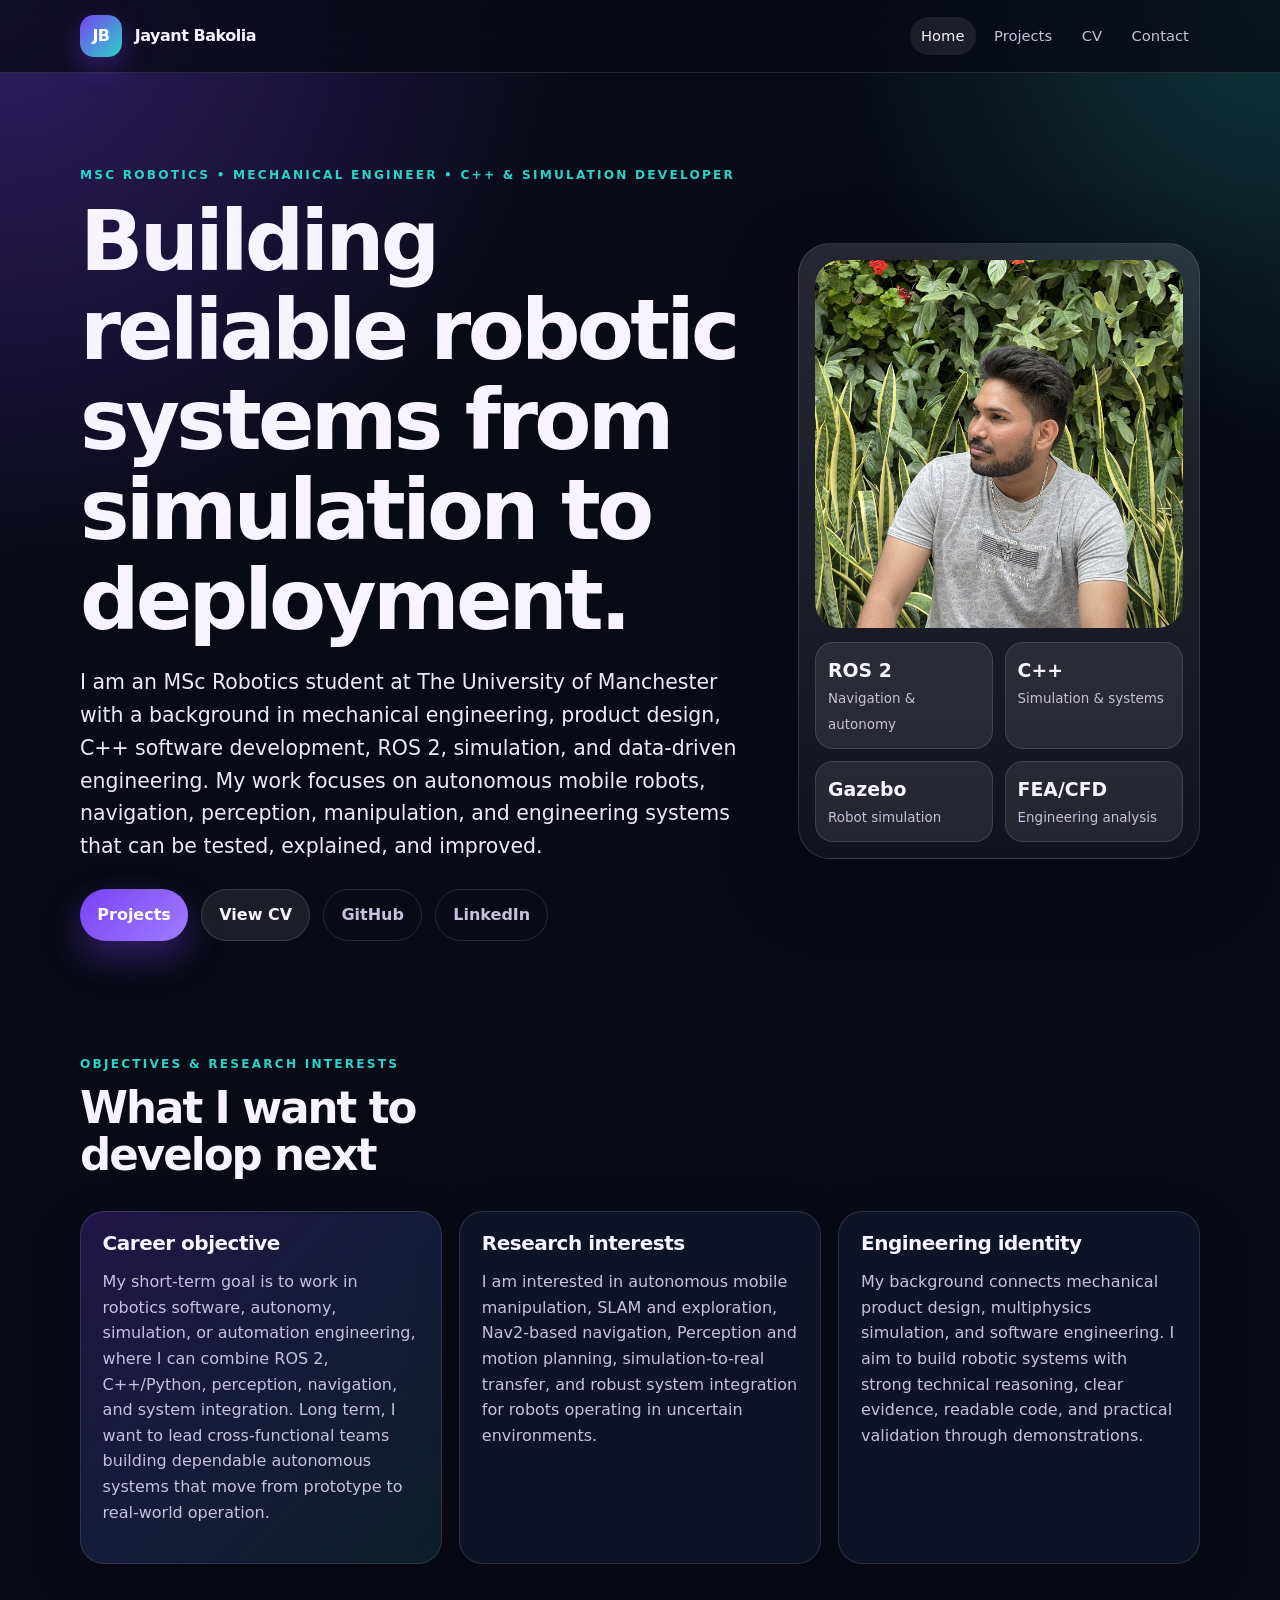
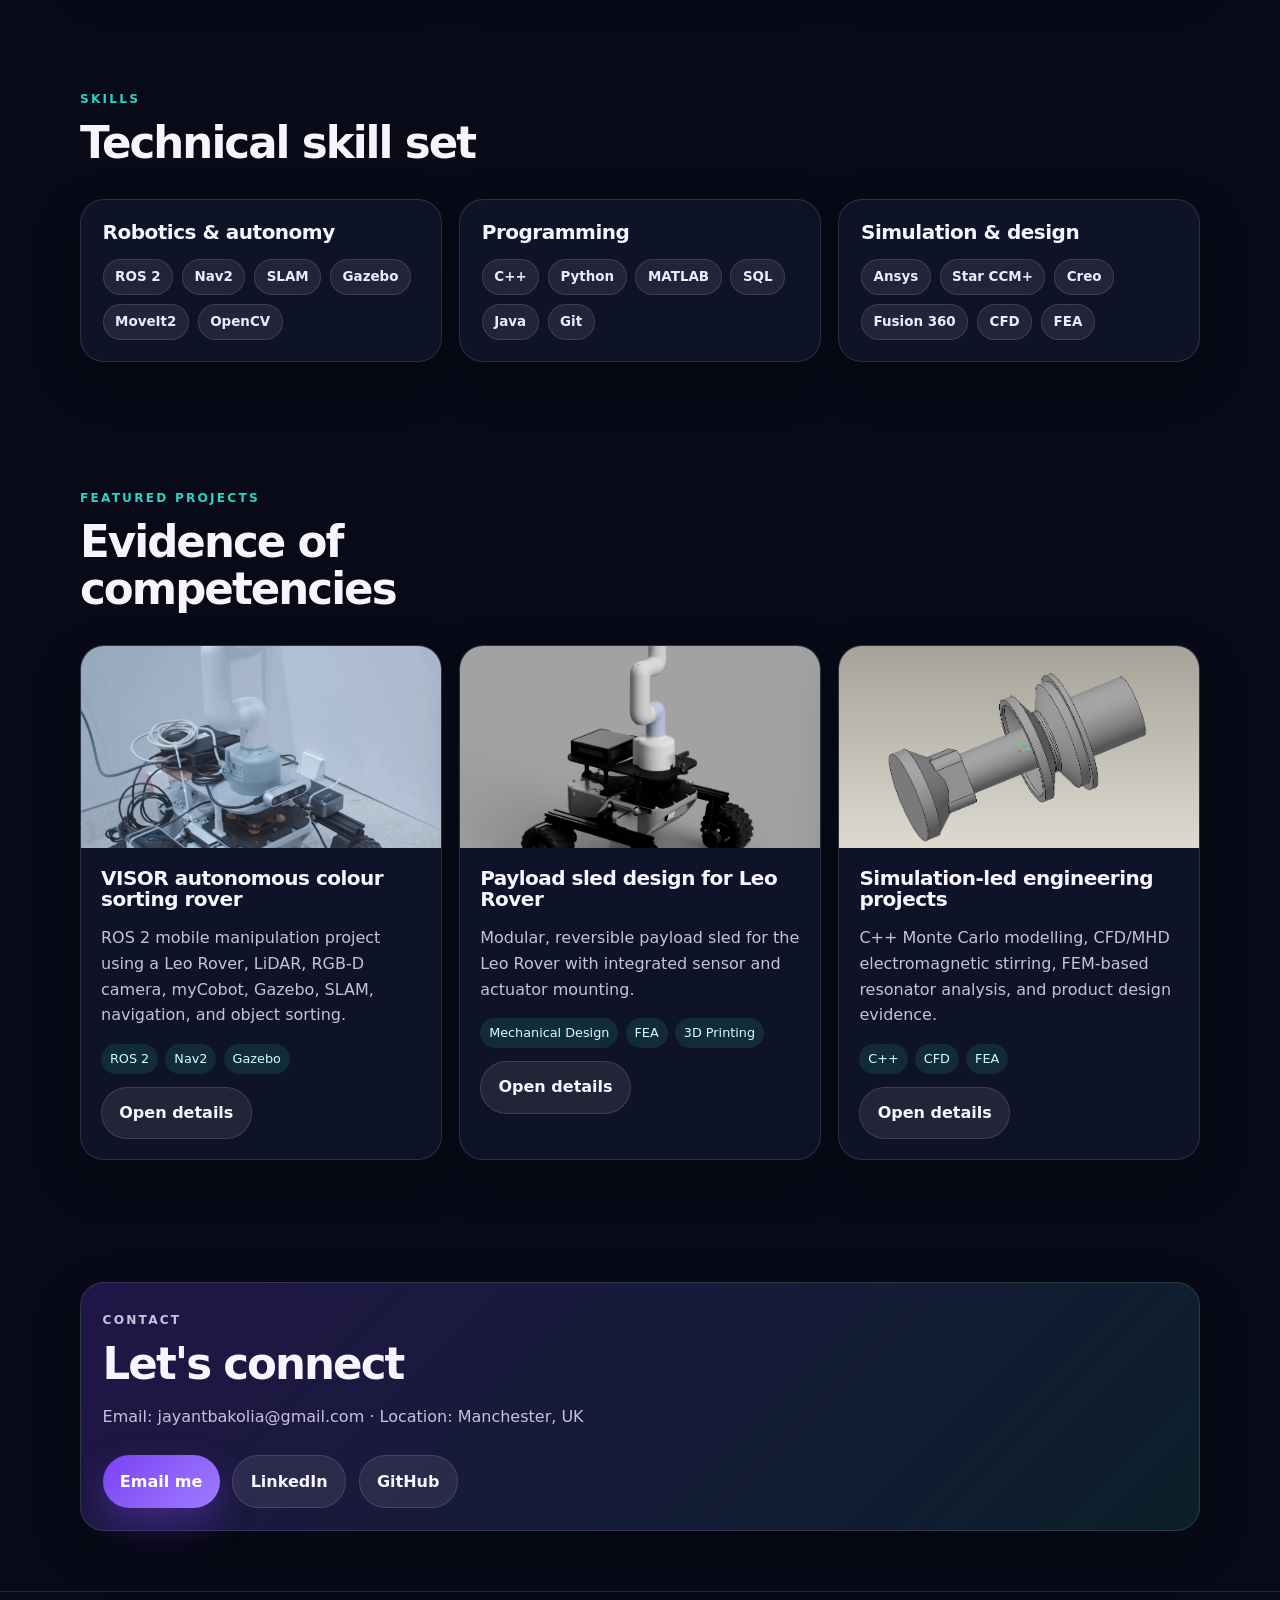
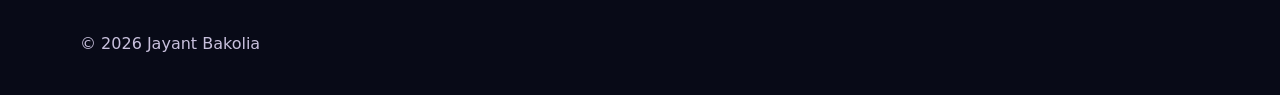
<file: index.html>
<!doctype html>
<html lang="en">
<head>
  <meta charset="utf-8" />
  <meta name="viewport" content="width=device-width, initial-scale=1" />
  <title>Jayant Bakolia | Robotics CPD Portfolio</title>
  <meta name="description" content="CPD portfolio of Jayant Bakolia, MSc Robotics student at The University of Manchester, focused on ROS 2, autonomous navigation, simulation, perception, and engineering systems." />
  <meta property="og:title" content="Jayant Bakolia | Robotics CPD Portfolio" />
  <meta property="og:description" content="Robotics, ROS 2, simulation, navigation, perception, and product engineering project portfolio." />
  <link rel="stylesheet" href="assets/css/styles.css?v=3">
</head>
<body>
  <a class="skip-link" href="#main">Skip to content</a>
  <header class="site-header">
    <div class="container navbar">
      <a class="brand" href="index.html" aria-label="Jayant Bakolia home"><span class="brand-mark">JB</span><span>Jayant Bakolia</span></a>
      <button class="mobile-toggle" data-menu-toggle aria-expanded="false" aria-label="Open menu">Menu</button>
      <nav class="nav-links" data-nav>
        <a class="active" href="index.html">Home</a>
        <a href="projects.html">Projects</a>
        <a href="cv.html">CV</a>
        <a href="#contact">Contact</a>
      </nav>
    </div>
  </header>

  <main id="main">
    <section class="hero">
      <div class="container hero-grid">
        <div>
          <p class="eyebrow">MSc Robotics • Mechanical Engineer • C++ & Simulation Developer</p>
          <h1>Building reliable robotic systems from simulation to deployment.</h1>
          <p class="lead">I am an MSc Robotics student at The University of Manchester with a background in mechanical engineering, product design, C++ software development, ROS 2, simulation, and data-driven engineering. My work focuses on autonomous mobile robots, navigation, perception, manipulation, and engineering systems that can be tested, explained, and improved.</p>
          <div class="hero-actions">
            <a class="btn primary" href="projects.html">Projects</a>
            <a class="btn secondary" href="cv.html">View CV</a>
            <a class="btn ghost" href="https://github.com/jayantbakolia" target="_blank" rel="noopener">GitHub</a>
            <a class="btn ghost" href="https://www.linkedin.com/in/jayantbakolia" target="_blank" rel="noopener">LinkedIn</a>
          </div>
        </div>
        <aside class="profile-card" aria-label="Profile summary">
          <img src="assets/img/personal.jpg" alt="Portrait for Jayant Bakolia" />
          <div class="profile-meta">
            <div class="meta-pill"><strong>ROS 2</strong><span>Navigation & autonomy</span></div>
            <div class="meta-pill"><strong>C++</strong><span>Simulation & systems</span></div>
            <div class="meta-pill"><strong>Gazebo</strong><span>Robot simulation</span></div>
            <div class="meta-pill"><strong>FEA/CFD</strong><span>Engineering analysis</span></div>
          </div>
        </aside>
      </div>
    </section>

    <section class="section" id="objectives">
      <div class="container">
        <div class="section-header">
          <div>
            <p class="eyebrow">Objectives & research interests</p>
            <h2>What I want to develop next</h2>
          </div>
        </div>
        <div class="grid three">
          <article class="card highlight">
            <h3>Career objective</h3>
            <p>My short-term goal is to work in robotics software, autonomy, simulation, or automation engineering, where I can combine ROS 2, C++/Python, perception, navigation, and system integration. Long term, I want to lead cross-functional teams building dependable autonomous systems that move from prototype to real-world operation.</p>
          </article>
          <article class="card">
            <h3>Research interests</h3>
            <p>I am interested in autonomous mobile manipulation, SLAM and exploration, Nav2-based navigation, Perception and motion planning, simulation-to-real transfer, and robust system integration for robots operating in uncertain environments.</p>
          </article>
          <article class="card">
            <h3>Engineering identity</h3>
            <p>My background connects mechanical product design, multiphysics simulation, and software engineering. I aim to build robotic systems with strong technical reasoning, clear evidence, readable code, and practical validation through demonstrations.</p>
          </article>
        </div>
      </div>
    </section>

    <section class="section" id="skills">
      <div class="container">
        <div class="section-header">
          <div>
            <p class="eyebrow">Skills</p>
            <h2>Technical skill set</h2>
          </div>
        </div>
        <div class="grid three">
          <article class="card"><h3>Robotics & autonomy</h3><div class="tag-list"><span class="tag">ROS 2</span><span class="tag">Nav2</span><span class="tag">SLAM</span><span class="tag">Gazebo</span><span class="tag">MoveIt2</span><span class="tag">OpenCV</span></div></article>
          <article class="card"><h3>Programming</h3><div class="tag-list"><span class="tag">C++</span><span class="tag">Python</span><span class="tag">MATLAB</span><span class="tag">SQL</span><span class="tag">Java</span><span class="tag">Git</span></div></article>
          <article class="card"><h3>Simulation & design</h3><div class="tag-list"><span class="tag">Ansys</span><span class="tag">Star CCM+</span><span class="tag">Creo</span><span class="tag">Fusion 360</span><span class="tag">CFD</span><span class="tag">FEA</span></div></article>
        </div>
      </div>
    </section>

    <section class="section" id="featured-projects">
      <div class="container">
        <div class="section-header">
          <div>
            <p class="eyebrow">Featured projects</p>
            <h2>Evidence of competencies</h2>
          </div>
        </div>
        <div class="grid three">
          <article class="card project-card">
            <img src="assets/img/leo-rover.png" alt="VISOR: Leo Rover" />
            <div class="content">
              <h3>VISOR autonomous colour sorting rover</h3>
              <p>ROS 2 mobile manipulation project using a Leo Rover, LiDAR, RGB-D camera, myCobot, Gazebo, SLAM, navigation, and object sorting.</p>
              <div class="mini-meta"><span>ROS 2</span><span>Nav2</span><span>Gazebo</span></div>
              <a class="btn secondary" href="projects.html#chromiq">Open details</a>
            </div>
          </article>
          <article class="card project-card">
            <img src="assets/img/payload-sled.png" alt="Payload sled design for Leo Rover" />
            <div class="content">
              <h3>Payload sled design for Leo Rover</h3>
              <p>Modular, reversible payload sled for the Leo Rover with integrated sensor and actuator mounting.</p>
              <div class="mini-meta"><span>Mechanical Design</span><span>FEA</span><span>3D Printing</span></div>
              <a class="btn secondary" href="projects.html#payload-sled">Open details</a>
            </div>
          </article>
          <article class="card project-card">
            <img src="assets/img/Fastener-assembly.png" alt="Engineering simulation project placeholder" />
            <div class="content">
              <h3>Simulation-led engineering projects</h3>
              <p>C++ Monte Carlo modelling, CFD/MHD electromagnetic stirring, FEM-based resonator analysis, and product design evidence.</p>
              <div class="mini-meta"><span>C++</span><span>CFD</span><span>FEA</span></div>
              <a class="btn secondary" href="projects.html#engineering">Open details</a>
            </div>
          </article>
        </div>
      </div>
    </section>

    <section class="section" id="contact">
      <div class="container">
        <div class="card highlight">
          <p class="eyebrow">Contact</p>
          <h2>Let's connect</h2>
          <p>Email: <a href="mailto:jayantbakolia@gmail.com">jayantbakolia@gmail.com</a> · Location: Manchester, UK</p>
          <div class="button-row">
            <a class="btn primary" href="mailto:jayantbakolia@gmail.com">Email me</a>
            <a class="btn secondary" href="https://www.linkedin.com/in/jayantbakolia" target="_blank" rel="noopener">LinkedIn</a>
            <a class="btn secondary" href="https://github.com/jazz1511" target="_blank" rel="noopener">GitHub</a>
          </div>
        </div>
      </div>
    </section>
  </main>

  <footer class="footer">
    <div class="container footer-grid"><span>© <span id="year">2026</span> Jayant Bakolia</span></div>
  </footer>
  <script src="assets/js/main.js"></script>
</body>
</html>
</file>
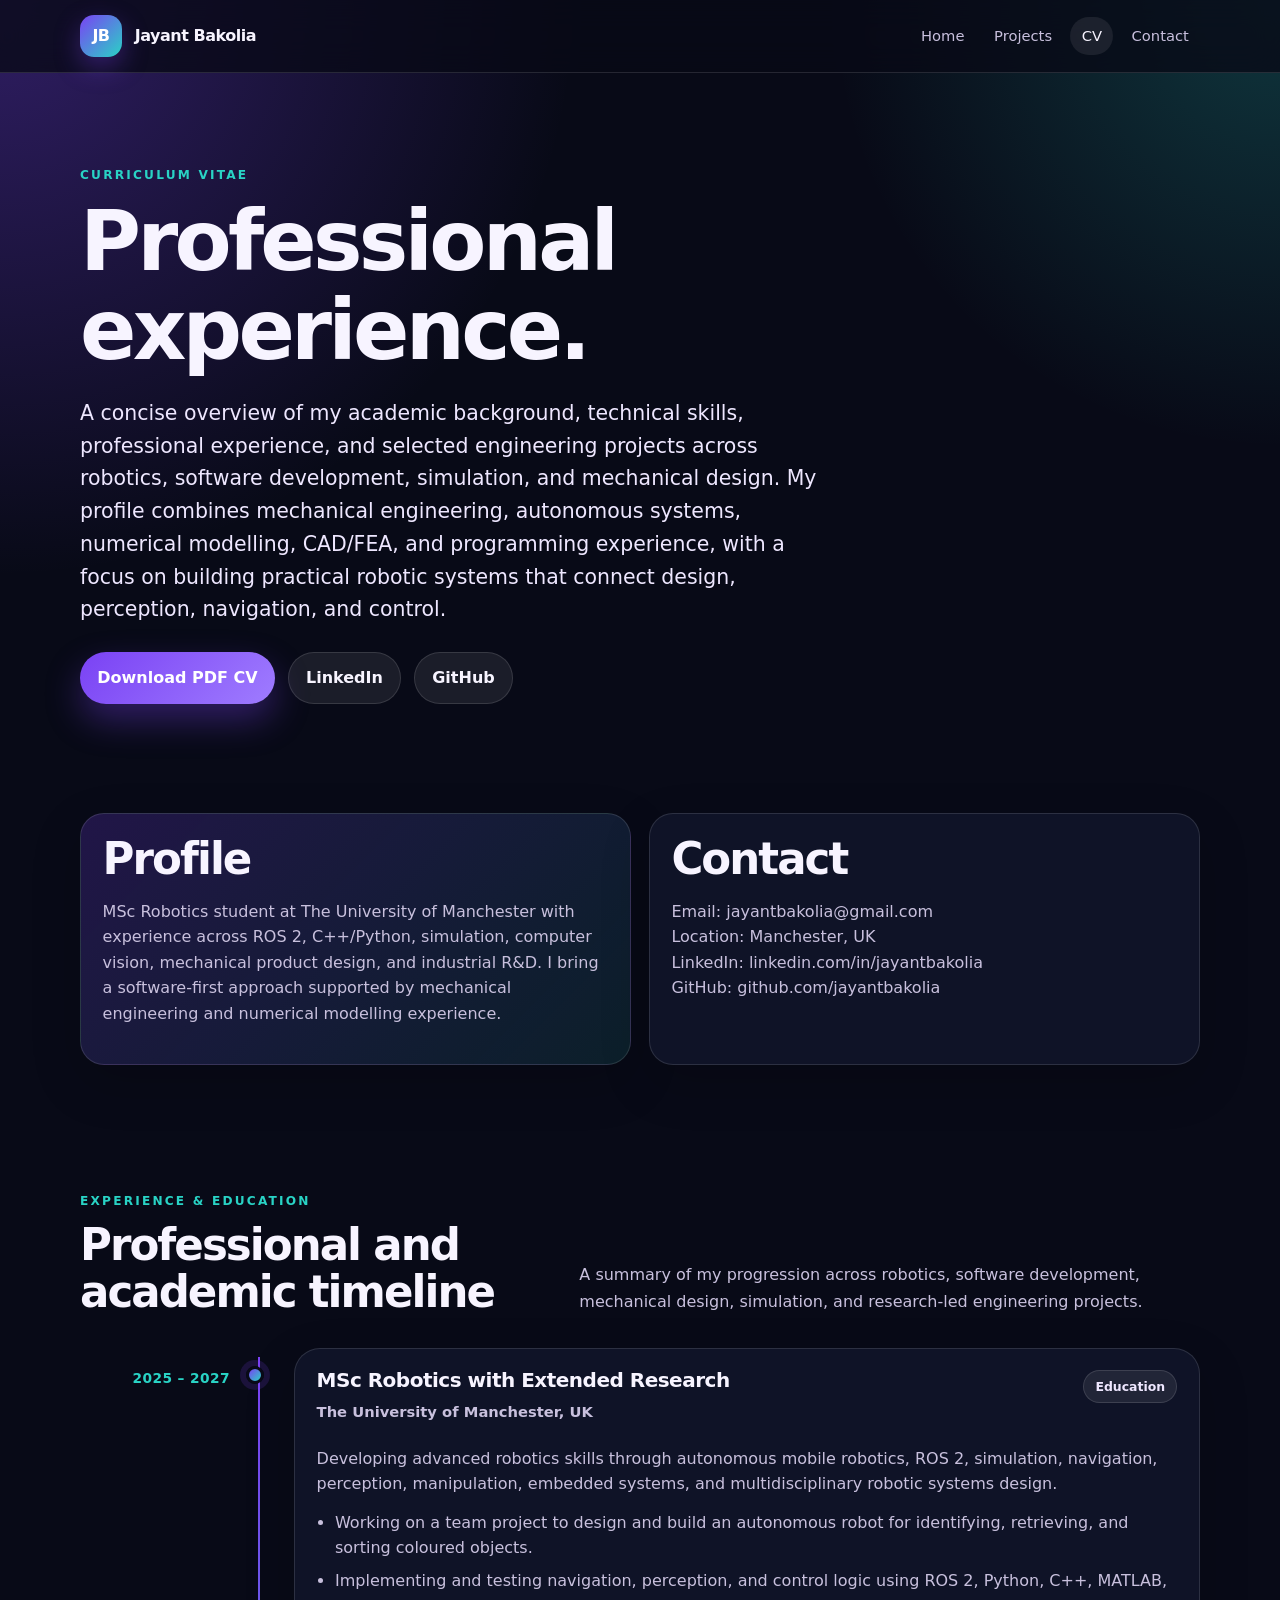
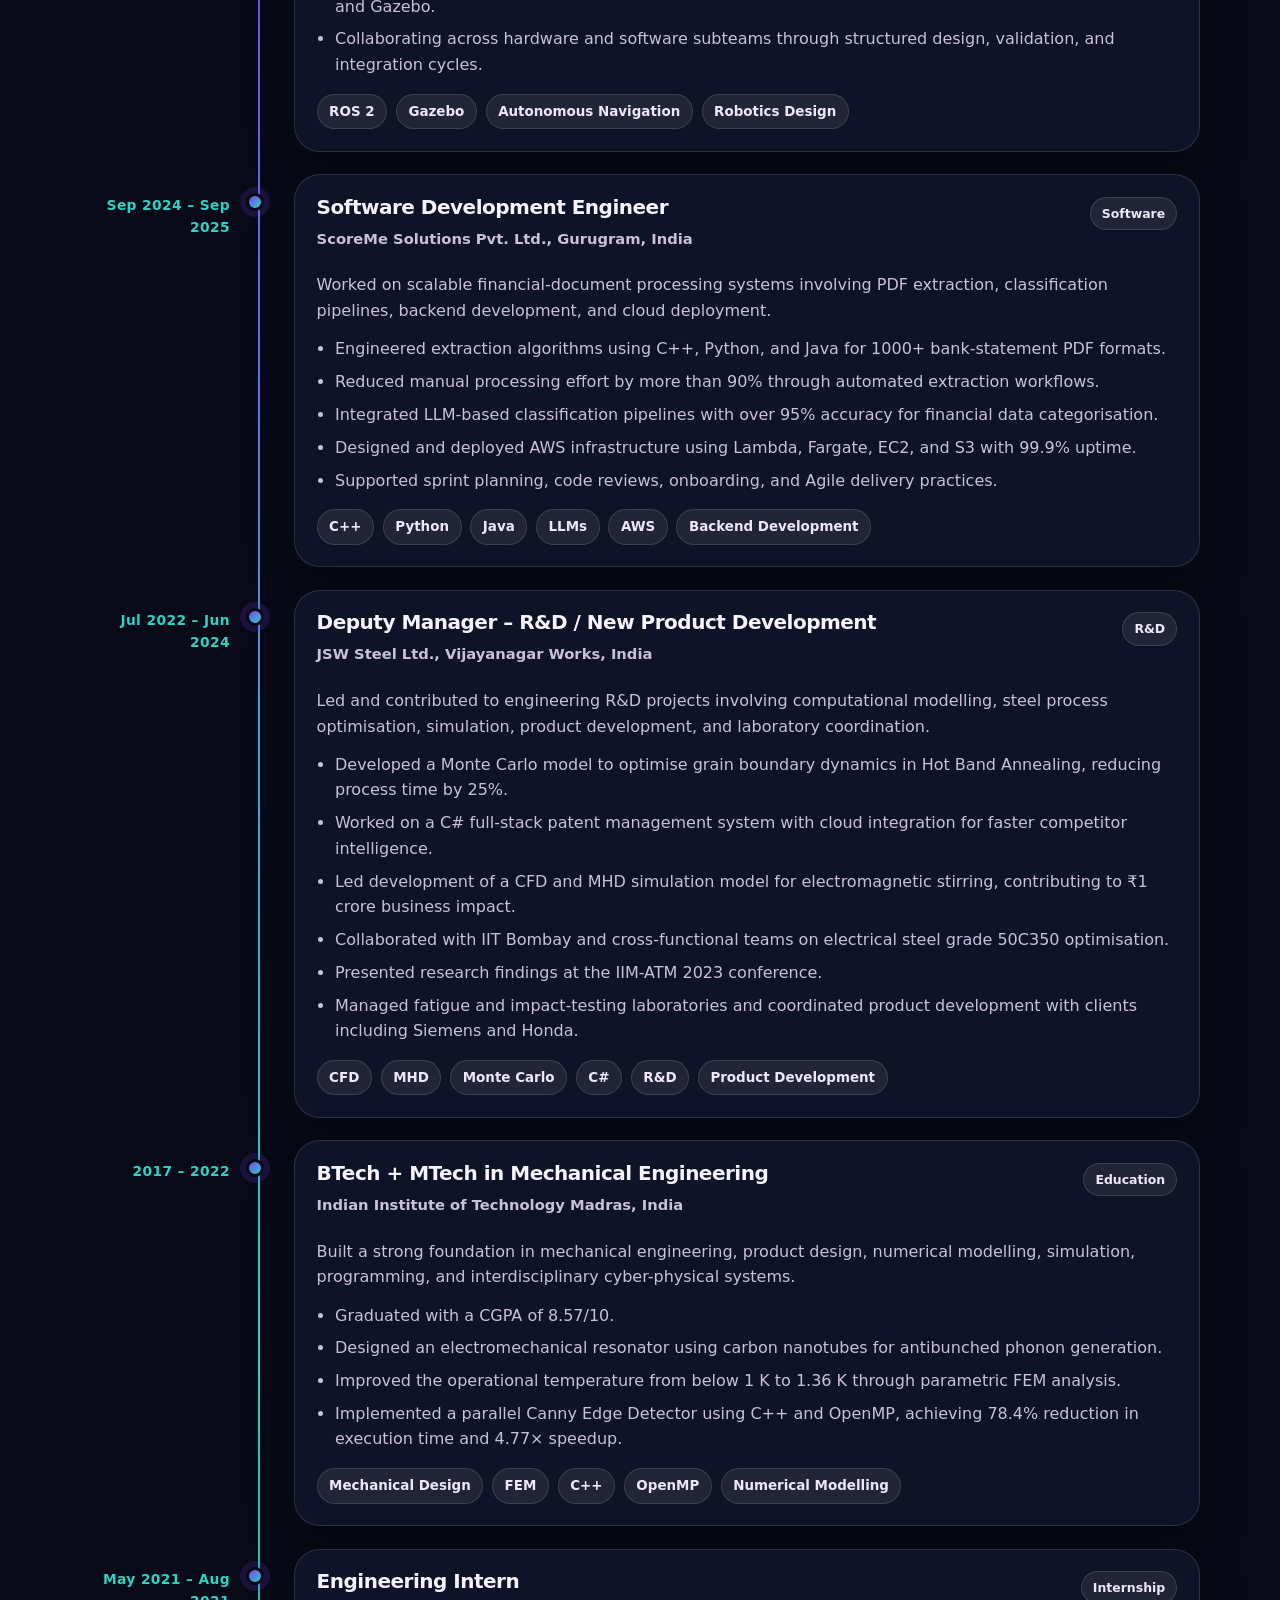
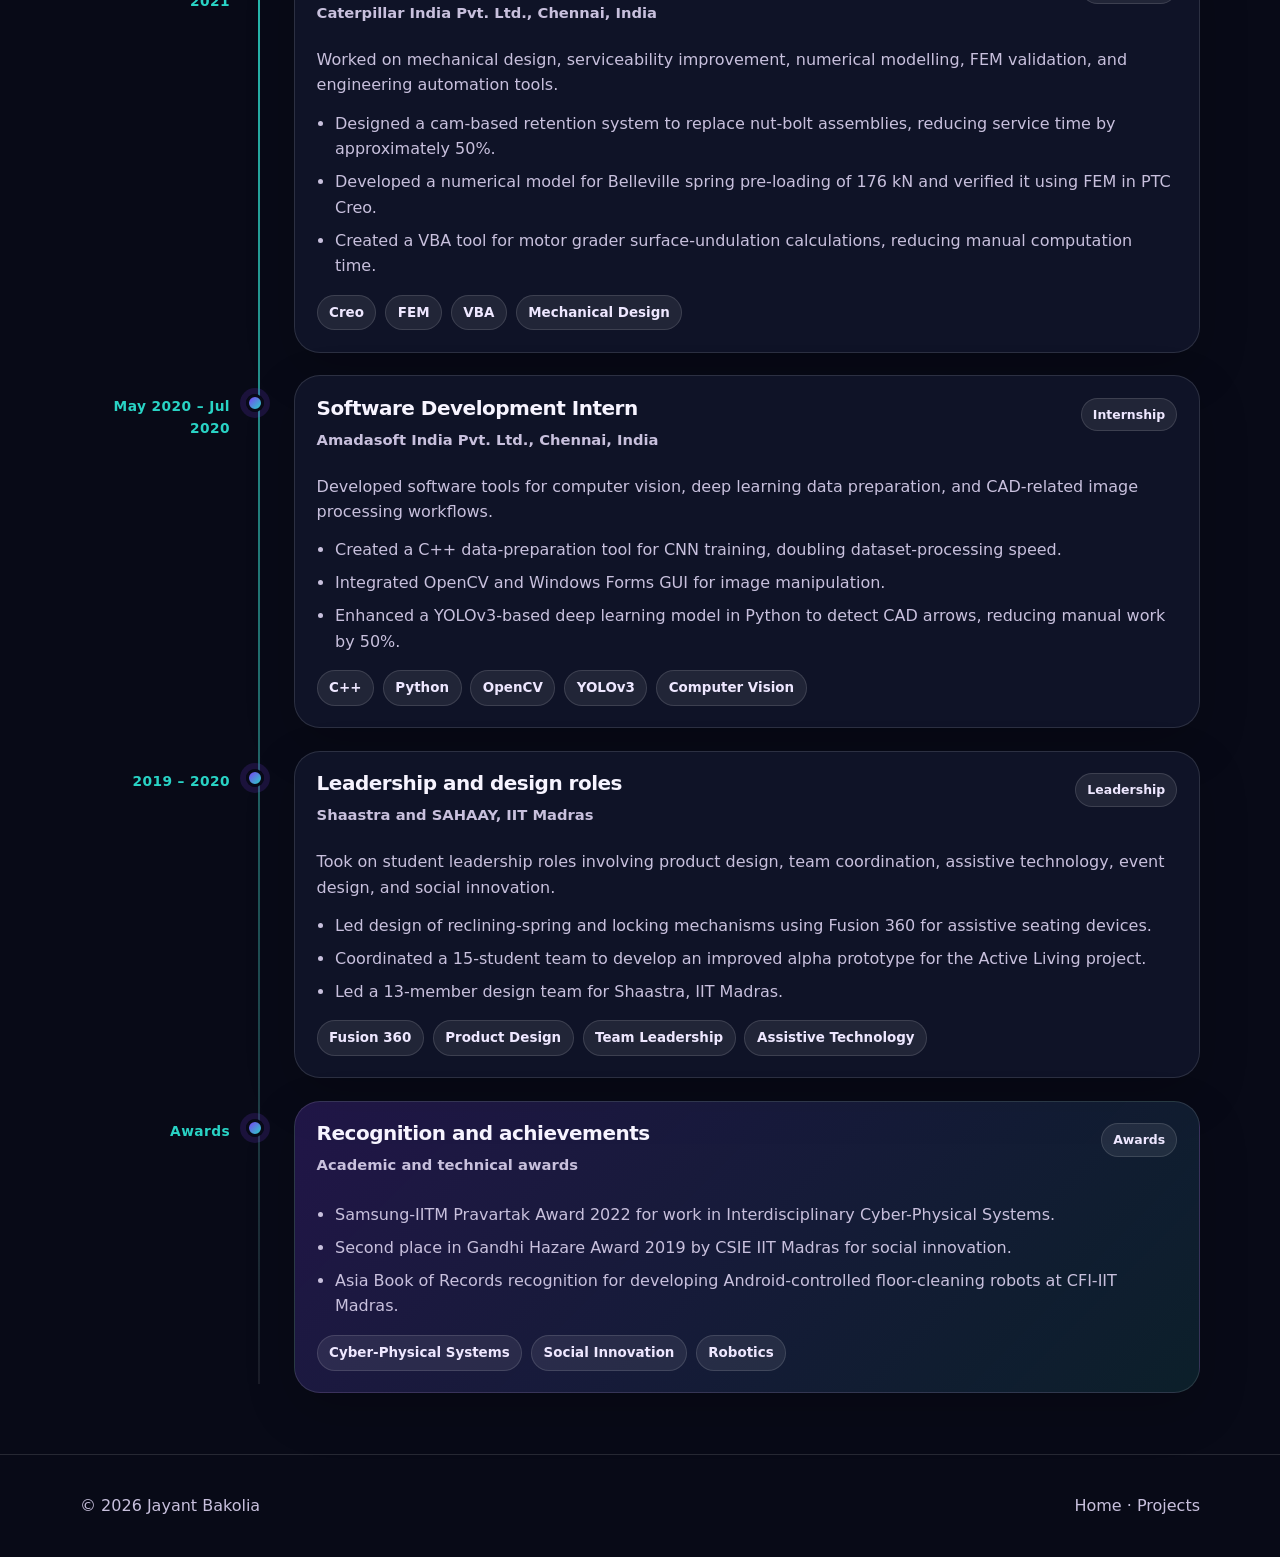
<file: cv.html>
<!doctype html>
<html lang="en">
<head>
  <meta charset="utf-8" />
  <meta name="viewport" content="width=device-width, initial-scale=1" />
  <title>CV | Jayant Bakolia</title>
  <meta name="description" content="CV summary for Jayant Bakolia: MSc Robotics, ROS 2, C++, Python, simulation, mechanical engineering, and software development." />
  <link rel="stylesheet" href="assets/css/styles.css?v=3">
</head>
<body>
  <a class="skip-link" href="#main">Skip to content</a>
  <header class="site-header"><div class="container navbar"><a class="brand" href="index.html"><span class="brand-mark">JB</span><span>Jayant Bakolia</span></a><button class="mobile-toggle" data-menu-toggle aria-expanded="false" aria-label="Open menu">Menu</button><nav class="nav-links" data-nav><a href="index.html">Home</a><a href="projects.html">Projects</a><a class="active" href="cv.html">CV</a><a href="index.html#contact">Contact</a></nav></div></header>
  <main id="main">
    <section class="hero"><div class="container"><p class="eyebrow">Curriculum Vitae</p><h1>Professional experience.</h1>
      <p class="lead">A concise overview of my academic background, technical skills, professional experience, and selected engineering projects across robotics, software development, simulation, and mechanical design. My profile combines mechanical engineering, autonomous systems, numerical modelling, CAD/FEA, and programming experience, with a focus on building practical robotic systems that connect design, perception, navigation, and control.</p>
      <div class="hero-actions">
        <a class="btn primary" href="assets/docs/Resume.pdf">Download PDF CV</a>
        <a class="btn secondary" href="https://www.linkedin.com/in/jayantbakolia" target="_blank" rel="noopener">LinkedIn</a>
        <a class="btn secondary" href="https://github.com/jazz1511" target="_blank" rel="noopener">GitHub</a>
      </div>
    </div></section>

    <section class="section"><div class="container grid two">
      <article class="card highlight"><h2>Profile</h2><p>MSc Robotics student at The University of Manchester with experience across ROS 2, C++/Python, simulation, computer vision, mechanical product design, and industrial R&D. I bring a software-first approach supported by mechanical engineering and numerical modelling experience.</p></article>
      <article class="card"><h2>Contact</h2><p>Email: <a href="mailto:jayantbakolia@gmail.com">jayantbakolia@gmail.com</a><br>Location: Manchester, UK<br>LinkedIn: <a href="https://www.linkedin.com/in/jayantbakolia" target="_blank" rel="noopener">linkedin.com/in/jayantbakolia</a><br>GitHub: <a href="https://github.com/jayantbakolia" target="_blank" rel="noopener">github.com/jayantbakolia</a></p></article>
    </div></section>

    <section class="section" id="timeline">
      <div class="container">
        <div class="section-header">
          <div>
            <p class="eyebrow">Experience & education</p>
            <h2>Professional and academic timeline</h2>
          </div>
          <p>
            A summary of my progression across robotics, software development,
            mechanical design, simulation, and research-led engineering projects.
          </p>
        </div>

        <div class="timeline-enhanced">

          <article class="timeline-entry">
            <div class="timeline-date">2025 – 2027</div>
            <div class="timeline-dot"></div>
            <div class="timeline-card">
              <div class="timeline-top">
                <div>
                  <h3>MSc Robotics with Extended Research</h3>
                  <p class="timeline-org">The University of Manchester, UK</p>
                </div>
                <span class="timeline-type">Education</span>
              </div>

              <p>
                Developing advanced robotics skills through autonomous mobile robotics,
                ROS 2, simulation, navigation, perception, manipulation, embedded systems,
                and multidisciplinary robotic systems design.
              </p>

              <ul>
                <li>Working on a team project to design and build an autonomous robot for identifying, retrieving, and sorting coloured objects.</li>
                <li>Implementing and testing navigation, perception, and control logic using ROS 2, Python, C++, MATLAB, and Gazebo.</li>
                <li>Collaborating across hardware and software subteams through structured design, validation, and integration cycles.</li>
              </ul>

              <div class="tag-list">
                <span class="tag">ROS 2</span>
                <span class="tag">Gazebo</span>
                <span class="tag">Autonomous Navigation</span>
                <span class="tag">Robotics Design</span>
              </div>
            </div>
          </article>

          <article class="timeline-entry">
            <div class="timeline-date">Sep 2024 – Sep 2025</div>
            <div class="timeline-dot"></div>
            <div class="timeline-card">
              <div class="timeline-top">
                <div>
                  <h3>Software Development Engineer</h3>
                  <p class="timeline-org">ScoreMe Solutions Pvt. Ltd., Gurugram, India</p>
                </div>
                <span class="timeline-type">Software</span>
              </div>

              <p>
                Worked on scalable financial-document processing systems involving PDF
                extraction, classification pipelines, backend development, and cloud deployment.
              </p>

              <ul>
                <li>Engineered extraction algorithms using C++, Python, and Java for 1000+ bank-statement PDF formats.</li>
                <li>Reduced manual processing effort by more than 90% through automated extraction workflows.</li>
                <li>Integrated LLM-based classification pipelines with over 95% accuracy for financial data categorisation.</li>
                <li>Designed and deployed AWS infrastructure using Lambda, Fargate, EC2, and S3 with 99.9% uptime.</li>
                <li>Supported sprint planning, code reviews, onboarding, and Agile delivery practices.</li>
              </ul>

              <div class="tag-list">
                <span class="tag">C++</span>
                <span class="tag">Python</span>
                <span class="tag">Java</span>
                <span class="tag">LLMs</span>
                <span class="tag">AWS</span>
                <span class="tag">Backend Development</span>
              </div>
            </div>
          </article>

          <article class="timeline-entry">
            <div class="timeline-date">Jul 2022 – Jun 2024</div>
            <div class="timeline-dot"></div>
            <div class="timeline-card">
              <div class="timeline-top">
                <div>
                  <h3>Deputy Manager – R&D / New Product Development</h3>
                  <p class="timeline-org">JSW Steel Ltd., Vijayanagar Works, India</p>
                </div>
                <span class="timeline-type">R&D</span>
              </div>

              <p>
                Led and contributed to engineering R&D projects involving computational
                modelling, steel process optimisation, simulation, product development,
                and laboratory coordination.
              </p>

              <ul>
                <li>Developed a Monte Carlo model to optimise grain boundary dynamics in Hot Band Annealing, reducing process time by 25%.</li>
                <li>Worked on a C# full-stack patent management system with cloud integration for faster competitor intelligence.</li>
                <li>Led development of a CFD and MHD simulation model for electromagnetic stirring, contributing to ₹1 crore business impact.</li>
                <li>Collaborated with IIT Bombay and cross-functional teams on electrical steel grade 50C350 optimisation.</li>
                <li>Presented research findings at the IIM-ATM 2023 conference.</li>
                <li>Managed fatigue and impact-testing laboratories and coordinated product development with clients including Siemens and Honda.</li>
              </ul>

              <div class="tag-list">
                <span class="tag">CFD</span>
                <span class="tag">MHD</span>
                <span class="tag">Monte Carlo</span>
                <span class="tag">C#</span>
                <span class="tag">R&D</span>
                <span class="tag">Product Development</span>
              </div>
            </div>
          </article>

          <article class="timeline-entry">
            <div class="timeline-date">2017 – 2022</div>
            <div class="timeline-dot"></div>
            <div class="timeline-card">
              <div class="timeline-top">
                <div>
                  <h3>BTech + MTech in Mechanical Engineering</h3>
                  <p class="timeline-org">Indian Institute of Technology Madras, India</p>
                </div>
                <span class="timeline-type">Education</span>
              </div>

              <p>
                Built a strong foundation in mechanical engineering, product design,
                numerical modelling, simulation, programming, and interdisciplinary
                cyber-physical systems.
              </p>

              <ul>
                <li>Graduated with a CGPA of 8.57/10.</li>
                <li>Designed an electromechanical resonator using carbon nanotubes for antibunched phonon generation.</li>
                <li>Improved the operational temperature from below 1 K to 1.36 K through parametric FEM analysis.</li>
                <li>Implemented a parallel Canny Edge Detector using C++ and OpenMP, achieving 78.4% reduction in execution time and 4.77× speedup.</li>
              </ul>

              <div class="tag-list">
                <span class="tag">Mechanical Design</span>
                <span class="tag">FEM</span>
                <span class="tag">C++</span>
                <span class="tag">OpenMP</span>
                <span class="tag">Numerical Modelling</span>
              </div>
            </div>
          </article>

          <article class="timeline-entry">
            <div class="timeline-date">May 2021 – Aug 2021</div>
            <div class="timeline-dot"></div>
            <div class="timeline-card">
              <div class="timeline-top">
                <div>
                  <h3>Engineering Intern</h3>
                  <p class="timeline-org">Caterpillar India Pvt. Ltd., Chennai, India</p>
                </div>
                <span class="timeline-type">Internship</span>
              </div>

              <p>
                Worked on mechanical design, serviceability improvement, numerical modelling,
                FEM validation, and engineering automation tools.
              </p>

              <ul>
                <li>Designed a cam-based retention system to replace nut-bolt assemblies, reducing service time by approximately 50%.</li>
                <li>Developed a numerical model for Belleville spring pre-loading of 176 kN and verified it using FEM in PTC Creo.</li>
                <li>Created a VBA tool for motor grader surface-undulation calculations, reducing manual computation time.</li>
              </ul>

              <div class="tag-list">
                <span class="tag">Creo</span>
                <span class="tag">FEM</span>
                <span class="tag">VBA</span>
                <span class="tag">Mechanical Design</span>
              </div>
            </div>
          </article>

          <article class="timeline-entry">
            <div class="timeline-date">May 2020 – Jul 2020</div>
            <div class="timeline-dot"></div>
            <div class="timeline-card">
              <div class="timeline-top">
                <div>
                  <h3>Software Development Intern</h3>
                  <p class="timeline-org">Amadasoft India Pvt. Ltd., Chennai, India</p>
                </div>
                <span class="timeline-type">Internship</span>
              </div>

              <p>
                Developed software tools for computer vision, deep learning data preparation,
                and CAD-related image processing workflows.
              </p>

              <ul>
                <li>Created a C++ data-preparation tool for CNN training, doubling dataset-processing speed.</li>
                <li>Integrated OpenCV and Windows Forms GUI for image manipulation.</li>
                <li>Enhanced a YOLOv3-based deep learning model in Python to detect CAD arrows, reducing manual work by 50%.</li>
              </ul>

              <div class="tag-list">
                <span class="tag">C++</span>
                <span class="tag">Python</span>
                <span class="tag">OpenCV</span>
                <span class="tag">YOLOv3</span>
                <span class="tag">Computer Vision</span>
              </div>
            </div>
          </article>

          <article class="timeline-entry">
            <div class="timeline-date">2019 – 2020</div>
            <div class="timeline-dot"></div>
            <div class="timeline-card">
              <div class="timeline-top">
                <div>
                  <h3>Leadership and design roles</h3>
                  <p class="timeline-org">Shaastra and SAHAAY, IIT Madras</p>
                </div>
                <span class="timeline-type">Leadership</span>
              </div>

              <p>
                Took on student leadership roles involving product design, team coordination,
                assistive technology, event design, and social innovation.
              </p>

              <ul>
                <li>Led design of reclining-spring and locking mechanisms using Fusion 360 for assistive seating devices.</li>
                <li>Coordinated a 15-student team to develop an improved alpha prototype for the Active Living project.</li>
                <li>Led a 13-member design team for Shaastra, IIT Madras.</li>
              </ul>

              <div class="tag-list">
                <span class="tag">Fusion 360</span>
                <span class="tag">Product Design</span>
                <span class="tag">Team Leadership</span>
                <span class="tag">Assistive Technology</span>
              </div>
            </div>
          </article>

          <article class="timeline-entry">
            <div class="timeline-date">Awards</div>
            <div class="timeline-dot"></div>
            <div class="timeline-card highlight">
              <div class="timeline-top">
                <div>
                  <h3>Recognition and achievements</h3>
                  <p class="timeline-org">Academic and technical awards</p>
                </div>
                <span class="timeline-type">Awards</span>
              </div>

              <ul>
                <li>Samsung-IITM Pravartak Award 2022 for work in Interdisciplinary Cyber-Physical Systems.</li>
                <li>Second place in Gandhi Hazare Award 2019 by CSIE IIT Madras for social innovation.</li>
                <li>Asia Book of Records recognition for developing Android-controlled floor-cleaning robots at CFI-IIT Madras.</li>
              </ul>

              <div class="tag-list">
                <span class="tag">Cyber-Physical Systems</span>
                <span class="tag">Social Innovation</span>
                <span class="tag">Robotics</span>
              </div>
            </div>
          </article>

        </div>
      </div>
    </section>
  
  </main>
  <footer class="footer"><div class="container footer-grid"><span>© 2026 Jayant Bakolia</span><span><a href="index.html">Home</a> · <a href="projects.html">Projects</a></span></div></footer>
  <script src="assets/js/main.js"></script>
</body>
</html>
</file>
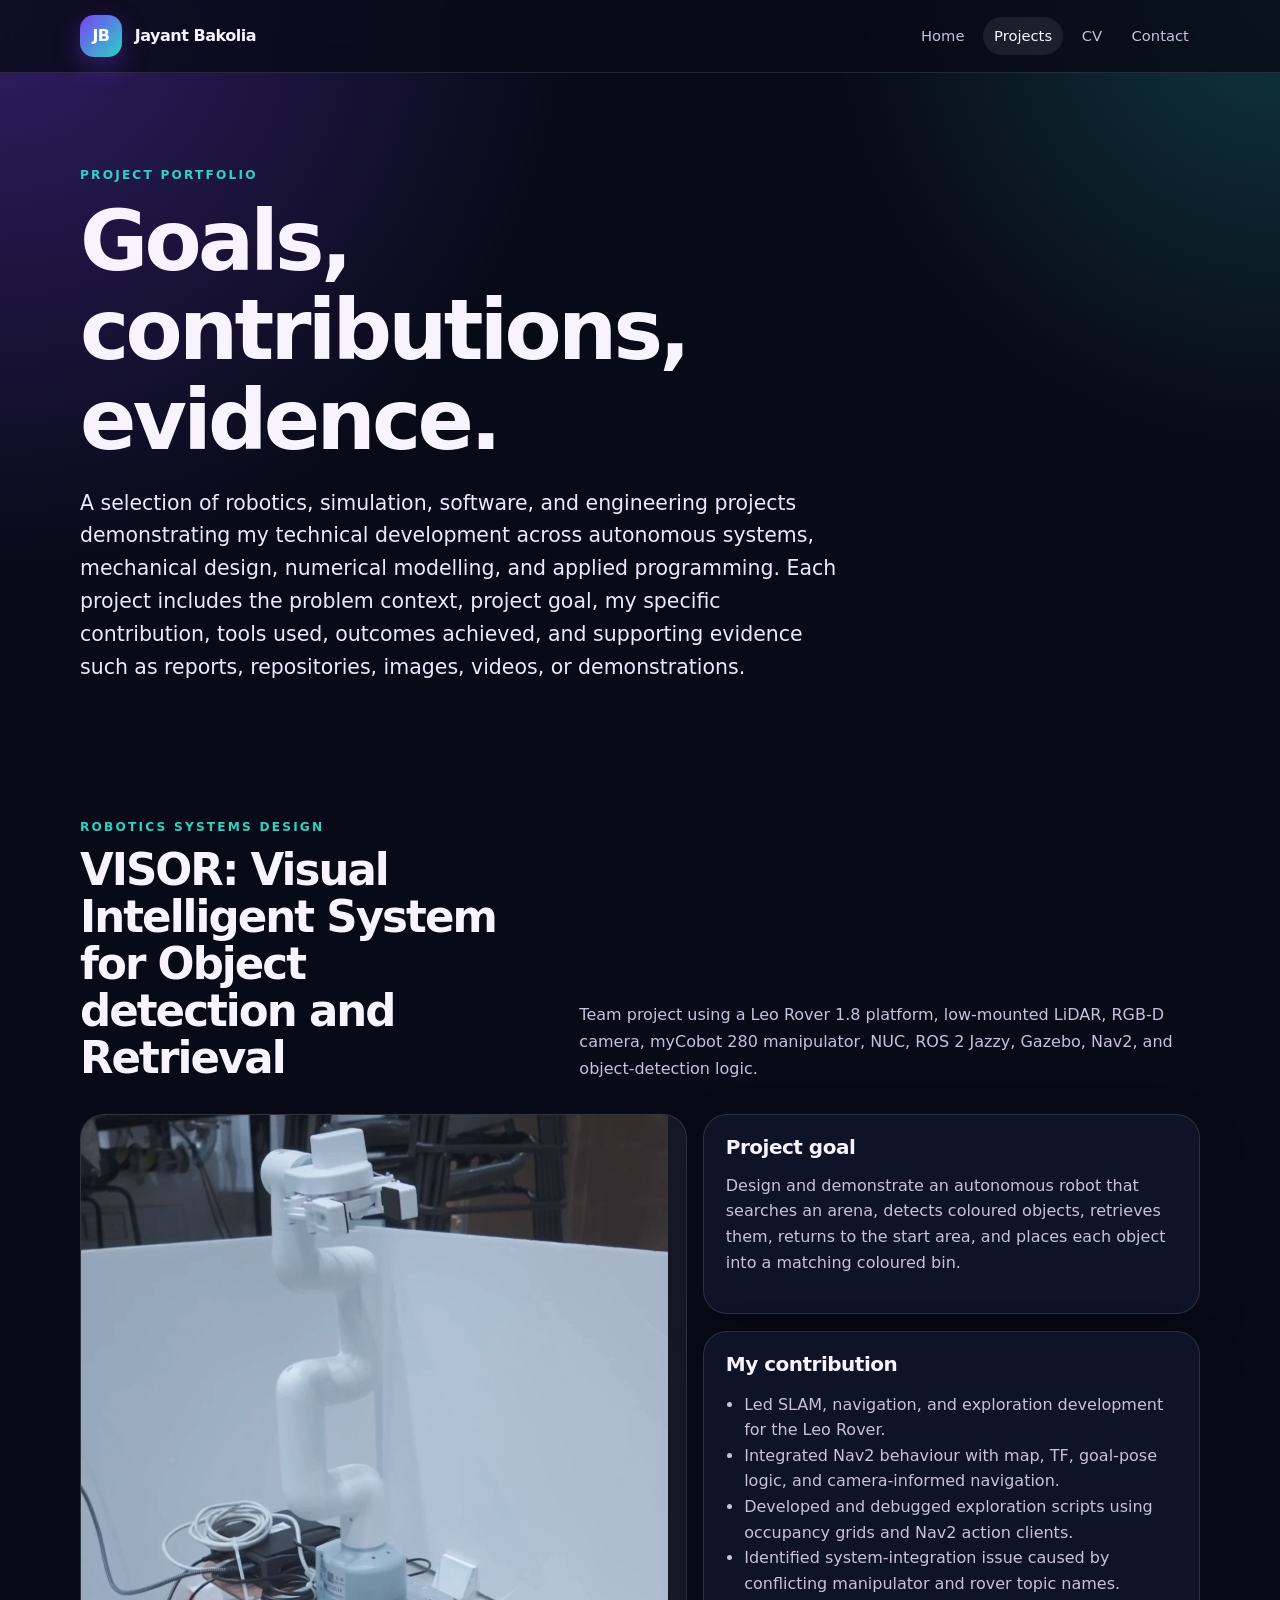
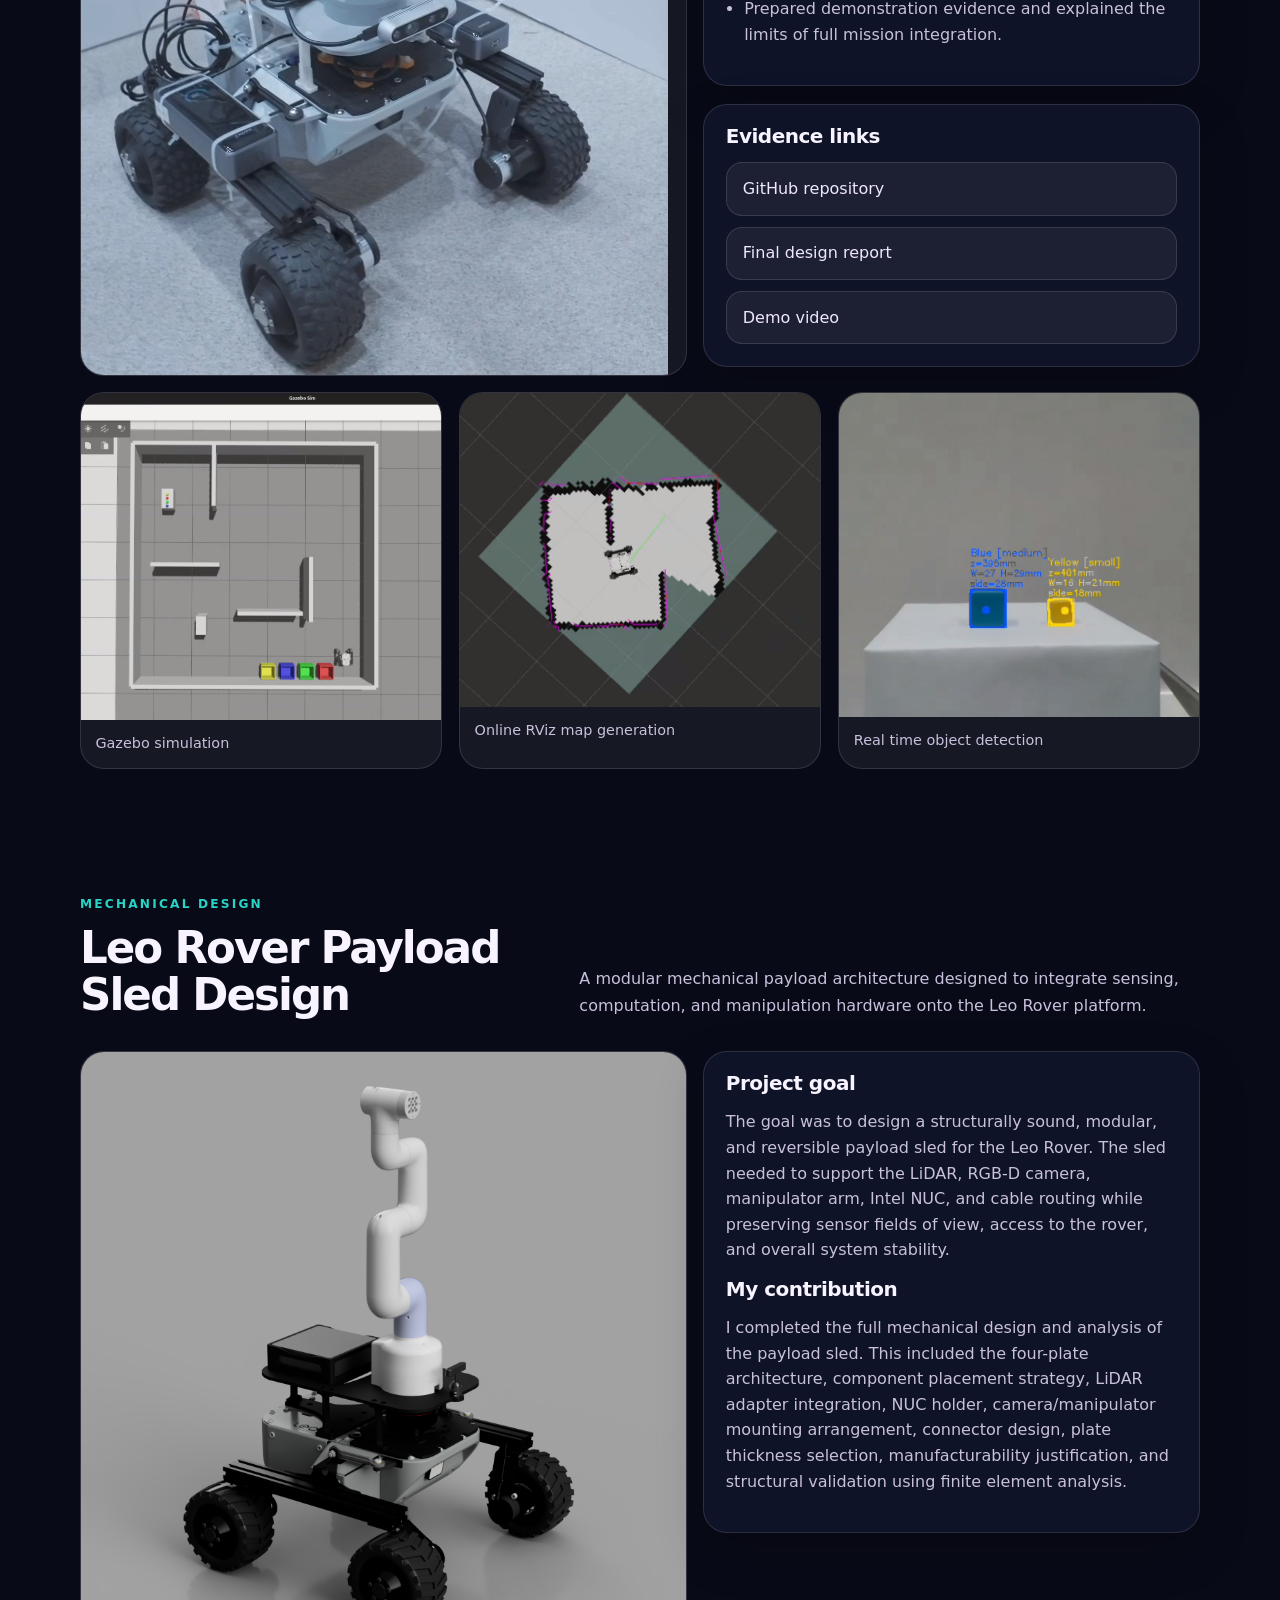
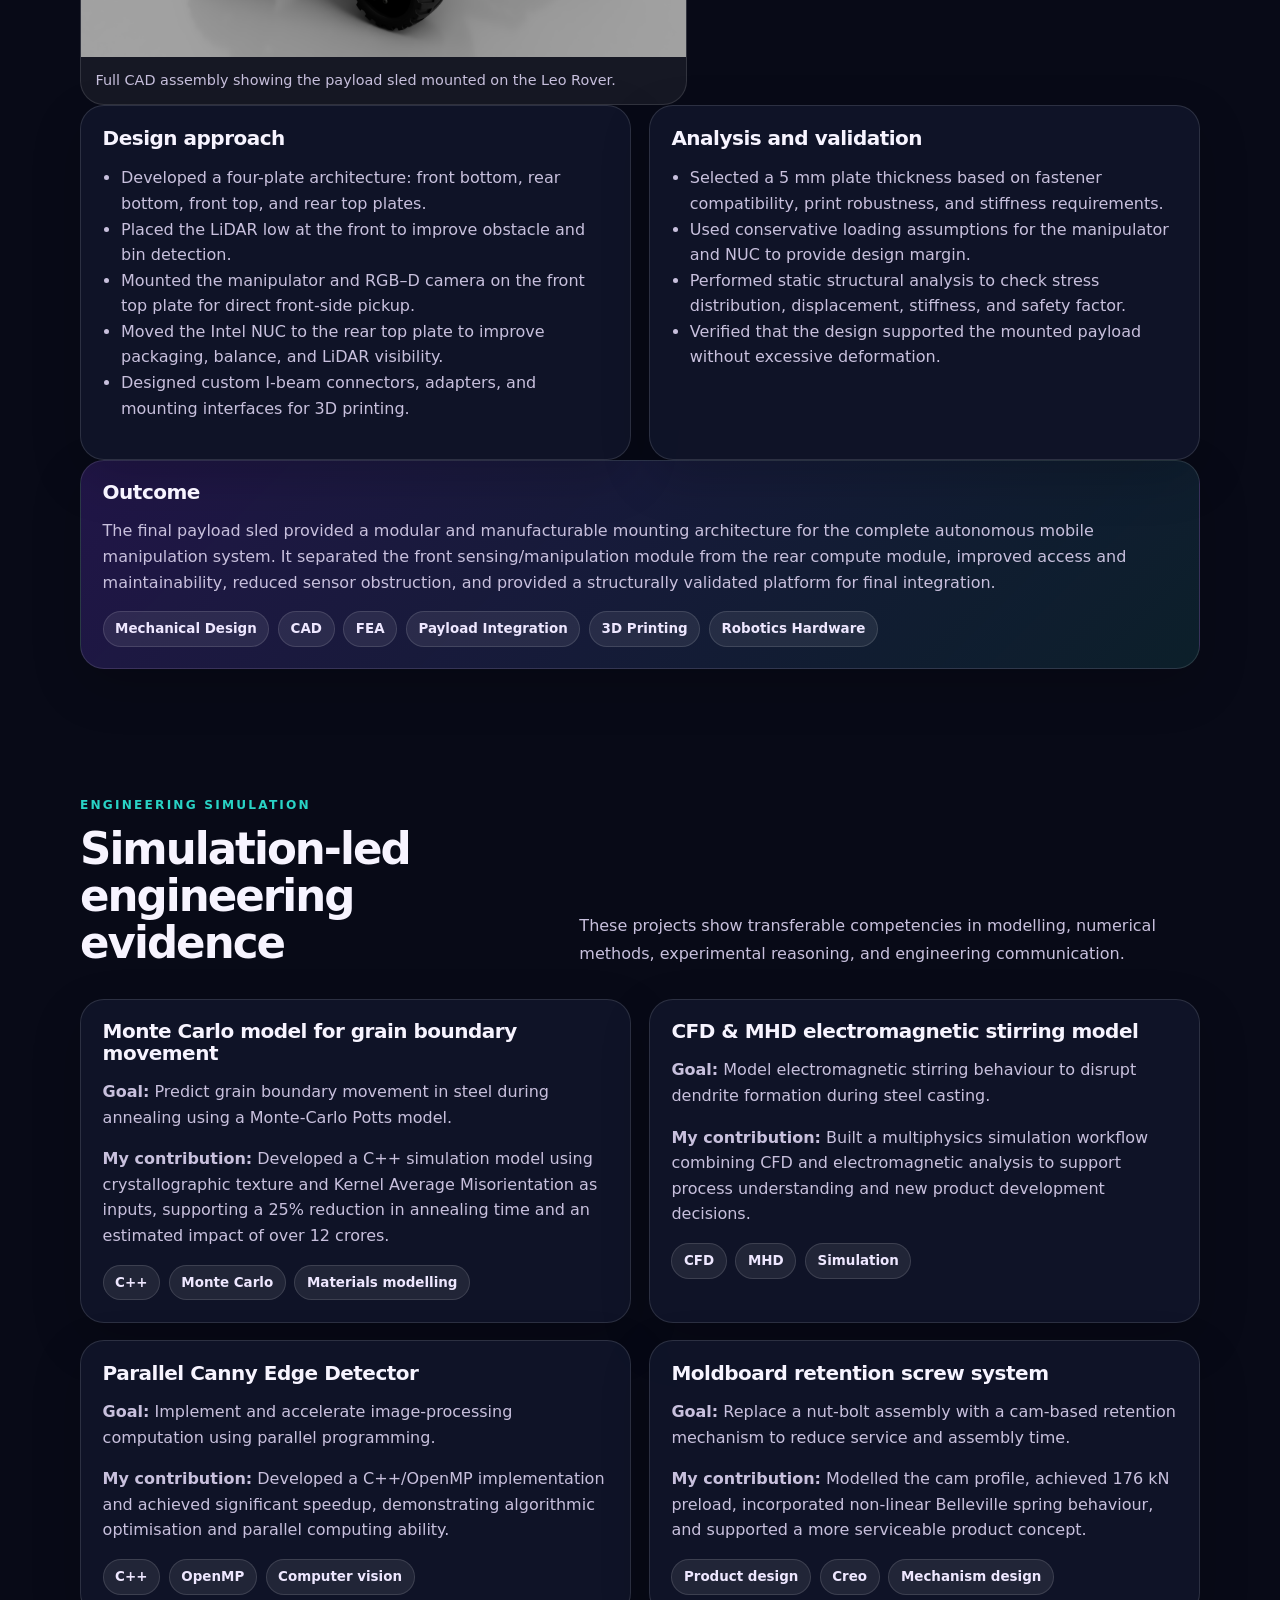
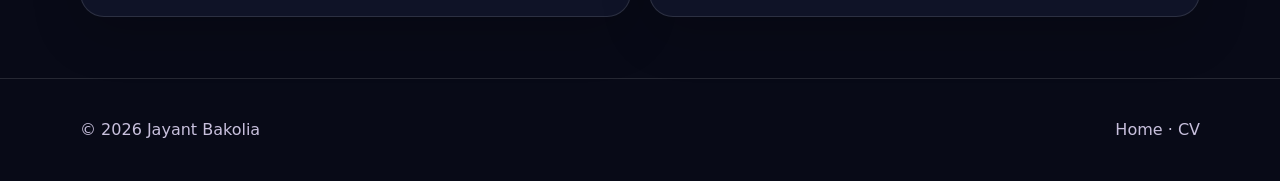
<file: projects.html>
<!doctype html>
<html lang="en">
<head>
  <meta charset="utf-8" />
  <meta name="viewport" content="width=device-width, initial-scale=1" />
  <title>Projects | Jayant Bakolia</title>
  <meta name="description" content="Detailed project evidence for Jayant Bakolia's CPD portfolio, including goals, contributions, media, and links." />
  <link rel="stylesheet" href="assets/css/styles.css?v=3">
</head>
<body>
  <a class="skip-link" href="#main">Skip to content</a>
  <header class="site-header"><div class="container navbar"><a class="brand" href="index.html"><span class="brand-mark">JB</span><span>Jayant Bakolia</span></a><button class="mobile-toggle" data-menu-toggle aria-expanded="false" aria-label="Open menu">Menu</button><nav class="nav-links" data-nav><a href="index.html">Home</a><a class="active" href="projects.html">Projects</a><a href="cv.html">CV</a><a href="index.html#contact">Contact</a></nav></div></header>
  <main id="main">
    <section class="hero">
      <div class="container">
        <p class="eyebrow">Project portfolio</p>
        <h1>Goals, contributions, evidence.</h1>
        <p class="lead">
          A selection of robotics, simulation, software, and engineering projects demonstrating my technical development across autonomous systems, mechanical design, numerical modelling, and applied programming.
          Each project includes the problem context, project goal, my specific contribution, tools used, outcomes achieved, and supporting evidence such as reports, repositories, images, videos, or demonstrations.
        </p>
      </div>
    </section>

    <section class="section" id="chromiq"><div class="container">
      <div class="section-header"><div><p class="eyebrow">Robotics systems design</p><h2>VISOR: Visual Intelligent System for Object detection and Retrieval</h2></div><p>Team project using a Leo Rover 1.8 platform, low-mounted LiDAR, RGB-D camera, myCobot 280 manipulator, NUC, ROS 2 Jazzy, Gazebo, Nav2, and object-detection logic.</p></div>
      <div class="media-grid">
        <div class="media-frame"><img src="assets/img/leo-rover.png" alt="VISOR rover"></div>
        <div class="grid">
          <article class="card"><h3>Project goal</h3><p>Design and demonstrate an autonomous robot that searches an arena, detects coloured objects, retrieves them, returns to the start area, and places each object into a matching coloured bin.</p></article>
          <article class="card"><h3>My contribution</h3><ul><li>Led SLAM, navigation, and exploration development for the Leo Rover.</li><li>Integrated Nav2 behaviour with map, TF, goal-pose logic, and camera-informed navigation.</li><li>Developed and debugged exploration scripts using occupancy grids and Nav2 action clients.</li><li>Identified system-integration issue caused by conflicting manipulator and rover topic names.</li><li>Prepared demonstration evidence and explained the limits of full mission integration.</li></ul></article>
          <article class="card"><h3>Evidence links</h3><div class="evidence-list"><a class="evidence-link" href="https://github.com/allanbissac/V.I.S.O.R." target="_blank" rel="noopener">GitHub repository</a><a class="evidence-link" href="assets/docs/FDR.pdf">Final design report</a><a class="evidence-link" href="assets/videos/Promo-video.mp4">Demo video</a></div></article>
        </div>
      </div>
      <div class="grid three" style="margin-top:1rem">
        <div class="media-frame">
          <img src="assets/img/gazebo.png" alt="Gazebo simulation">
          <div class="media-caption">Gazebo simulation</div>
        </div>
        <div class="media-frame">
          <img src="assets/img/navigation.png" alt="RViz map">
          <div class="media-caption">Online RViz map generation</div>
        </div>
        <div class="media-frame">
          <img src="assets/img/object-detection.png" alt="Object detection">
          <div class="media-caption">Real time object detection</div>
        </div>
      </div>
    </div></section>

    <section class="section project-detail" id="payload-sled">
      <div class="container">
        <div class="section-header">
          <div>
            <p class="eyebrow">Mechanical Design</p>
            <h2>Leo Rover Payload Sled Design</h2>
          </div>
          <p>
            A modular mechanical payload architecture designed to integrate sensing,
            computation, and manipulation hardware onto the Leo Rover platform.
          </p>
        </div>

        <div class="media-grid">
          <div class="media-frame">
            <img src="assets/img/payload-sled.png" alt="CAD assembly of the Leo Rover payload sled">
            <div class="media-caption">
              Full CAD assembly showing the payload sled mounted on the Leo Rover.
            </div>
          </div>

          <div class="card">
            <h3>Project goal</h3>
            <p>
              The goal was to design a structurally sound, modular, and reversible
              payload sled for the Leo Rover. The sled needed to support the LiDAR,
              RGB-D camera, manipulator arm, Intel NUC, and cable routing while
              preserving sensor fields of view, access to the rover, and overall system
              stability.
            </p>

            <h3>My contribution</h3>
            <p>
              I completed the full mechanical design and analysis of the payload sled.
              This included the four-plate architecture, component placement strategy,
              LiDAR adapter integration, NUC holder, camera/manipulator mounting
              arrangement, connector design, plate thickness selection, manufacturability
              justification, and structural validation using finite element analysis.
            </p>
          </div>
        </div>

        <div class="grid two">
          <div class="card">
            <h3>Design approach</h3>
            <ul>
              <li>Developed a four-plate architecture: front bottom, rear bottom, front top, and rear top plates.</li>
              <li>Placed the LiDAR low at the front to improve obstacle and bin detection.</li>
              <li>Mounted the manipulator and RGB–D camera on the front top plate for direct front-side pickup.</li>
              <li>Moved the Intel NUC to the rear top plate to improve packaging, balance, and LiDAR visibility.</li>
              <li>Designed custom I-beam connectors, adapters, and mounting interfaces for 3D printing.</li>
            </ul>
          </div>

          <div class="card">
            <h3>Analysis and validation</h3>
            <ul>
              <li>Selected a 5 mm plate thickness based on fastener compatibility, print robustness, and stiffness requirements.</li>
              <li>Used conservative loading assumptions for the manipulator and NUC to provide design margin.</li>
              <li>Performed static structural analysis to check stress distribution, displacement, stiffness, and safety factor.</li>
              <li>Verified that the design supported the mounted payload without excessive deformation.</li>
            </ul>
          </div>
        </div>

        <div class="card highlight">
          <h3>Outcome</h3>
          <p>
            The final payload sled provided a modular and manufacturable mounting
            architecture for the complete autonomous mobile manipulation system. It
            separated the front sensing/manipulation module from the rear compute
            module, improved access and maintainability, reduced sensor obstruction,
            and provided a structurally validated platform for final integration.
          </p>

          <div class="tag-list">
            <span class="tag">Mechanical Design</span>
            <span class="tag">CAD</span>
            <span class="tag">FEA</span>
            <span class="tag">Payload Integration</span>
            <span class="tag">3D Printing</span>
            <span class="tag">Robotics Hardware</span>
          </div>

        </div>
      </div>
    </section>

    <section class="section" id="engineering"><div class="container">
      <div class="section-header"><div><p class="eyebrow">Engineering simulation</p><h2>Simulation-led engineering evidence</h2></div><p>These projects show transferable competencies in modelling, numerical methods, experimental reasoning, and engineering communication.</p></div>
      <div class="grid two">
        <article class="card"><h3>Monte Carlo model for grain boundary movement</h3><p><strong>Goal:</strong> Predict grain boundary movement in steel during annealing using a Monte-Carlo Potts model.</p><p><strong>My contribution:</strong> Developed a C++ simulation model using crystallographic texture and Kernel Average Misorientation as inputs, supporting a 25% reduction in annealing time and an estimated impact of over 12 crores.</p><div class="tag-list"><span class="tag">C++</span><span class="tag">Monte Carlo</span><span class="tag">Materials modelling</span></div></article>
        <article class="card"><h3>CFD & MHD electromagnetic stirring model</h3><p><strong>Goal:</strong> Model electromagnetic stirring behaviour to disrupt dendrite formation during steel casting.</p><p><strong>My contribution:</strong> Built a multiphysics simulation workflow combining CFD and electromagnetic analysis to support process understanding and new product development decisions.</p><div class="tag-list"><span class="tag">CFD</span><span class="tag">MHD</span><span class="tag">Simulation</span></div></article>
        <article class="card"><h3>Parallel Canny Edge Detector</h3><p><strong>Goal:</strong> Implement and accelerate image-processing computation using parallel programming.</p><p><strong>My contribution:</strong> Developed a C++/OpenMP implementation and achieved significant speedup, demonstrating algorithmic optimisation and parallel computing ability.</p><div class="tag-list"><span class="tag">C++</span><span class="tag">OpenMP</span><span class="tag">Computer vision</span></div></article>
        <article class="card"><h3>Moldboard retention screw system</h3><p><strong>Goal:</strong> Replace a nut-bolt assembly with a cam-based retention mechanism to reduce service and assembly time.</p><p><strong>My contribution:</strong> Modelled the cam profile, achieved 176 kN preload, incorporated non-linear Belleville spring behaviour, and supported a more serviceable product concept.</p><div class="tag-list"><span class="tag">Product design</span><span class="tag">Creo</span><span class="tag">Mechanism design</span></div></article>
      </div>
    </div></section>
  </main>
  <footer class="footer"><div class="container footer-grid"><span>© 2026 Jayant Bakolia</span><span><a href="index.html">Home</a> · <a href="cv.html">CV</a></span></div></footer>
  <script src="assets/js/main.js"></script>
</body>
</html>
</file>
<file: assets/css/styles.css>
:root {
  --bg: #080A17;
  --panel: #11162B;
  --panel-2: #171D36;
  --text: #F7F4FF;
  --muted: #C8C0DD;
  --soft: #EEE7FF;
  --accent: #7A42F4;
  --accent-2: #29D3C5;
  --accent-3: #FF5C8A;
  --border: rgba(255,255,255,0.12);
  --shadow: 0 24px 70px rgba(0,0,0,0.35);
}

* {
  box-sizing: border-box;
}

html {
  scroll-behavior: smooth;
}

body {
  margin: 0;
  font-family: Inter, ui-sans-serif, system-ui, -apple-system, BlinkMacSystemFont, "Segoe UI", sans-serif;
  background:
    radial-gradient(circle at top left, rgba(122,66,244,0.35), transparent 36rem),
    radial-gradient(circle at top right, rgba(41,211,197,0.22), transparent 28rem),
    var(--bg);
  color: var(--text);
  line-height: 1.6;
}

a {
  color: inherit;
  text-decoration: none;
}

img,
video {
  max-width: 100%;
  display: block;
}

.container {
  width: min(1120px, calc(100% - 40px));
  margin: 0 auto;
}

.skip-link {
  position: absolute;
  left: -999px;
  top: 0;
  background: var(--accent);
  padding: 0.6rem 1rem;
  z-index: 100;
}

.skip-link:focus {
  left: 1rem;
  top: 1rem;
}

/* ================= HEADER ================= */

.site-header {
  position: sticky;
  top: 0;
  z-index: 40;
  backdrop-filter: blur(16px);
  background: rgba(8, 10, 23, 0.78);
  border-bottom: 1px solid var(--border);
}

.navbar {
  display: flex;
  align-items: center;
  justify-content: space-between;
  min-height: 72px;
  gap: 1rem;
}

.brand {
  display: flex;
  align-items: center;
  gap: 0.8rem;
  font-weight: 800;
  letter-spacing: -0.03em;
}

.brand-mark {
  width: 42px;
  height: 42px;
  display: grid;
  place-items: center;
  border-radius: 14px;
  background: linear-gradient(135deg, var(--accent), var(--accent-2));
  color: #fff;
  box-shadow: 0 10px 26px rgba(122,66,244,.35);
}

.nav-links {
  display: flex;
  align-items: center;
  gap: 0.45rem;
  color: var(--muted);
  font-size: 0.92rem;
}

.nav-links a {
  padding: .45rem .7rem;
  border-radius: 999px;
}

.nav-links a:hover,
.nav-links a.active {
  background: rgba(255,255,255,0.08);
  color: var(--text);
}

.mobile-toggle {
  display: none;
  border: 0;
  color: var(--text);
  background: rgba(255,255,255,.08);
  padding: .7rem .8rem;
  border-radius: 12px;
}

/* ================= TYPOGRAPHY ================= */

.eyebrow {
  display: inline-block;
  color: var(--accent-2);
  text-transform: uppercase;
  letter-spacing: .18em;
  font-weight: 800;
  font-size: .76rem;
  margin: 0 0 .7rem;
}

h1,
h2,
h3 {
  line-height: 1.08;
  margin: 0 0 1rem;
  letter-spacing: -0.045em;
}

h1 {
  font-size: clamp(3rem, 6.5vw, 5.4rem);
  max-width: 900px;
}

h2 {
  font-size: clamp(2rem, 3.4vw, 3rem);
  max-width: 560px;
}

h3 {
  font-size: 1.25rem;
  letter-spacing: -0.025em;
}

.lead {
  color: var(--soft);
  font-size: clamp(1.05rem, 1.7vw, 1.28rem);
  max-width: 760px;
}

/* ================= HERO ================= */

.hero {
  padding: 5.5rem 0 3rem;
}

.hero-grid {
  display: grid;
  grid-template-columns: 1.25fr .75fr;
  gap: 3rem;
  align-items: center;
}

.hero-actions,
.card-actions,
.button-row {
  display: flex;
  flex-wrap: wrap;
  gap: .8rem;
  margin-top: 1.6rem;
}

.btn {
  display: inline-flex;
  align-items: center;
  justify-content: center;
  gap: .5rem;
  min-height: 44px;
  padding: .78rem 1.08rem;
  border-radius: 999px;
  border: 1px solid var(--border);
  font-weight: 750;
  transition: .2s ease;
}

.btn.primary {
  background: linear-gradient(135deg, var(--accent), #9F7CFF);
  color: #fff;
  border: 0;
  box-shadow: 0 16px 35px rgba(122,66,244,.35);
}

.btn.secondary {
  background: rgba(255,255,255,.08);
  color: var(--text);
}

.btn.ghost {
  color: var(--muted);
  background: transparent;
}

.btn:hover {
  transform: translateY(-2px);
}

/* ================= PROFILE CARD ================= */

.profile-card {
  background: linear-gradient(180deg, rgba(255,255,255,.12), rgba(255,255,255,.04));
  padding: 1rem;
  border: 1px solid var(--border);
  border-radius: 32px;
  box-shadow: var(--shadow);
}

.profile-card img {
  border-radius: 26px;
  aspect-ratio: 1;
  object-fit: cover;
  background: var(--panel);
}

.profile-meta {
  display: grid;
  grid-template-columns: repeat(2, 1fr);
  gap: .7rem;
  margin-top: .9rem;
}

.meta-pill {
  padding: .75rem;
  border-radius: 18px;
  background: rgba(255,255,255,.08);
  border: 1px solid var(--border);
}

.meta-pill strong {
  display: block;
  font-size: 1.18rem;
}

.meta-pill span {
  color: var(--muted);
  font-size: .84rem;
}

/* ================= SECTIONS ================= */

.section {
  padding: 3.8rem 0;
}

.section:first-of-type {
  padding-top: 4.5rem;
}

.section-header {
  display: grid;
  grid-template-columns: minmax(260px, 0.8fr) minmax(320px, 1.1fr);
  align-items: end;
  gap: 3rem;
  margin-bottom: 2rem;
}

.section-header h2 {
  margin-bottom: 0;
}

.section-header > p,
.section-header .section-copy {
  max-width: 620px;
  color: var(--muted);
  margin: 0;
  font-size: 1rem;
  line-height: 1.7;
}

.section-header .eyebrow {
  color: var(--accent-2);
  font-size: .76rem;
  margin-bottom: .65rem;
}

/* ================= GRIDS AND CARDS ================= */

.grid {
  display: grid;
  gap: 1.1rem;
}

.grid.two {
  grid-template-columns: repeat(2, minmax(0, 1fr));
}

.grid.three {
  grid-template-columns: repeat(3, minmax(0, 1fr));
}

.card {
  background: rgba(17,22,43,0.84);
  border: 1px solid var(--border);
  border-radius: 24px;
  padding: 1.35rem;
  box-shadow: 0 18px 50px rgba(0,0,0,.18);
}

.card.highlight {
  background: linear-gradient(135deg, rgba(122,66,244,.22), rgba(41,211,197,.11));
}

.card p {
  color: var(--muted);
  margin-top: .4rem;
}

.card ul {
  color: var(--muted);
  padding-left: 1.15rem;
}

.card h3 {
  margin-bottom: .9rem;
}

/* ================= TAGS / SKILLS ================= */

.tag-list {
  display: flex;
  flex-wrap: wrap;
  gap: .55rem;
  margin-top: 1rem;
}

.tag {
  display: inline-flex;
  align-items: center;
  padding: .38rem .72rem;
  border-radius: 999px;
  background: rgba(255,255,255,.08);
  color: var(--soft);
  border: 1px solid var(--border);
  font-size: .84rem;
  font-weight: 650;
}

/* ================= PROJECT CARDS ================= */

.project-card {
  padding: 0;
  overflow: hidden;
}

.project-card img,
.project-card video {
  width: 100%;
  aspect-ratio: 16/9;
  object-fit: cover;
  background: #0E1328;
}

.project-card .content {
  padding: 1.25rem;
}

.project-card .mini-meta {
  display: flex;
  flex-wrap: wrap;
  gap: .45rem;
  margin: .8rem 0;
}

.mini-meta span {
  background: rgba(41,211,197,.12);
  color: #CFFFFB;
  padding: .3rem .56rem;
  border-radius: 999px;
  font-size: .8rem;
}

/* ================= TIMELINE ================= */

.timeline {
  position: relative;
  padding-left: 1.3rem;
}

.timeline::before {
  content: "";
  position: absolute;
  left: 0;
  top: .4rem;
  bottom: .4rem;
  width: 2px;
  background: linear-gradient(var(--accent), var(--accent-2));
}

.timeline-item {
  margin: 0 0 1.2rem;
  padding-left: 1rem;
}

.timeline-item::marker {
  color: var(--accent);
}

/* ================= ENHANCED TIMELINE ================= */

.timeline-enhanced {
  position: relative;
  display: grid;
  gap: 1.4rem;
  margin-top: 2rem;
}

.timeline-enhanced::before {
  content: "";
  position: absolute;
  left: 178px;
  top: 0.6rem;
  bottom: 0.6rem;
  width: 2px;
  background: linear-gradient(
    180deg,
    var(--accent),
    var(--accent-2),
    rgba(255,255,255,0.08)
  );
}

.timeline-entry {
  position: relative;
  display: grid;
  grid-template-columns: 150px 32px 1fr;
  gap: 1rem;
  align-items: start;
}

.timeline-date {
  color: var(--accent-2);
  font-size: 0.86rem;
  font-weight: 800;
  letter-spacing: 0.03em;
  padding-top: 1.2rem;
  text-align: right;
}

.timeline-dot {
  position: relative;
  width: 18px;
  height: 18px;
  margin-top: 1.15rem;
  border-radius: 50%;
  background: linear-gradient(135deg, var(--accent), var(--accent-2));
  border: 3px solid var(--bg);
  box-shadow: 0 0 0 6px rgba(122,66,244,0.16);
  z-index: 2;
}

.timeline-card {
  background: rgba(17,22,43,0.84);
  border: 1px solid var(--border);
  border-radius: 26px;
  padding: 1.35rem;
  box-shadow: 0 18px 50px rgba(0,0,0,.18);
}

.timeline-card.highlight {
  background: linear-gradient(135deg, rgba(122,66,244,.22), rgba(41,211,197,.11));
}

.timeline-top {
  display: flex;
  justify-content: space-between;
  align-items: flex-start;
  gap: 1rem;
  margin-bottom: 0.6rem;
}

.timeline-top h3 {
  margin-bottom: 0.25rem;
}

.timeline-org {
  margin: 0;
  color: var(--accent-2);
  font-size: 0.92rem;
  font-weight: 650;
}

.timeline-type {
  display: inline-flex;
  align-items: center;
  white-space: nowrap;
  padding: 0.35rem 0.7rem;
  border-radius: 999px;
  background: rgba(255,255,255,0.08);
  border: 1px solid var(--border);
  color: var(--soft);
  font-size: 0.78rem;
  font-weight: 750;
}

.timeline-card p {
  color: var(--muted);
  margin: 0.5rem 0 0.8rem;
}

.timeline-card ul {
  margin: 0.8rem 0 0;
  padding-left: 1.15rem;
  color: var(--muted);
}

.timeline-card li {
  margin-bottom: 0.45rem;
}

.timeline-card .tag-list {
  margin-top: 1rem;
}

/* Mobile timeline */
@media (max-width: 760px) {
  .timeline-enhanced::before {
    left: 8px;
  }

  .timeline-entry {
    grid-template-columns: 22px 1fr;
    gap: 0.8rem;
  }

  .timeline-date {
    grid-column: 2;
    text-align: left;
    padding-top: 0;
    margin-bottom: -0.4rem;
  }

  .timeline-dot {
    grid-column: 1;
    grid-row: 1 / span 2;
    width: 16px;
    height: 16px;
    margin-top: 0.2rem;
  }

  .timeline-card {
    grid-column: 2;
    padding: 1.1rem;
    border-radius: 22px;
  }

  .timeline-top {
    flex-direction: column;
    gap: 0.6rem;
  }

  .timeline-type {
    width: fit-content;
  }
}

/* ================= MEDIA / EVIDENCE ================= */

.media-grid {
  display: grid;
  grid-template-columns: 1.1fr .9fr;
  gap: 1rem;
  align-items: start;
}

.media-frame {
  background: rgba(255,255,255,.06);
  border: 1px solid var(--border);
  border-radius: 24px;
  overflow: hidden;
}

.media-caption {
  padding: .75rem .9rem;
  color: var(--muted);
  font-size: .9rem;
}

.evidence-list {
  display: grid;
  gap: .7rem;
}

.evidence-link {
  padding: .8rem 1rem;
  border: 1px solid var(--border);
  border-radius: 16px;
  background: rgba(255,255,255,.06);
  color: var(--soft);
}

.evidence-link:hover {
  border-color: rgba(41,211,197,.55);
}

/* ================= TABLES ================= */

.table-wrap {
  overflow: auto;
  border: 1px solid var(--border);
  border-radius: 22px;
}

table {
  width: 100%;
  border-collapse: collapse;
  min-width: 760px;
}

th,
td {
  padding: 1rem;
  text-align: left;
  border-bottom: 1px solid var(--border);
  vertical-align: top;
}

th {
  background: rgba(255,255,255,.08);
  color: var(--soft);
}

td {
  color: var(--muted);
}

/* ================= FOOTER ================= */

.footer {
  padding: 2.4rem 0;
  border-top: 1px solid var(--border);
  color: var(--muted);
}

.footer-grid {
  display: flex;
  justify-content: space-between;
  gap: 1rem;
  flex-wrap: wrap;
}

.small {
  font-size: .92rem;
  color: var(--muted);
}

.notice {
  border-left: 4px solid var(--accent-2);
  background: rgba(41,211,197,.08);
  padding: 1rem;
  border-radius: 16px;
  color: var(--soft);
}

/* ================= RESPONSIVE ================= */

@media (max-width: 900px) {
  .hero {
    padding-top: 3.8rem;
  }

  .hero-grid,
  .grid.two,
  .grid.three,
  .media-grid {
    grid-template-columns: 1fr;
  }

  .section {
    padding: 3rem 0;
  }

  .section-header {
    grid-template-columns: 1fr;
    gap: 1rem;
    margin-bottom: 1.5rem;
  }

  h1 {
    font-size: clamp(2.6rem, 12vw, 4rem);
  }

  h2 {
    font-size: clamp(2rem, 8vw, 2.7rem);
  }

  .mobile-toggle {
    display: inline-flex;
  }

  .nav-links {
    display: none;
    position: absolute;
    top: 72px;
    left: 18px;
    right: 18px;
    flex-direction: column;
    align-items: stretch;
    padding: 1rem;
    border: 1px solid var(--border);
    background: rgba(8,10,23,.96);
    border-radius: 22px;
  }

  .nav-links.open {
    display: flex;
  }
}

@media (max-width: 560px) {
  .container {
    width: min(100% - 28px, 1120px);
  }

  .hero {
    padding: 3rem 0 2rem;
  }

  .section {
    padding: 2.6rem 0;
  }

  .card {
    padding: 1.1rem;
    border-radius: 20px;
  }

  .profile-meta {
    grid-template-columns: 1fr;
  }

  .btn {
    width: 100%;
  }
}
</file>
